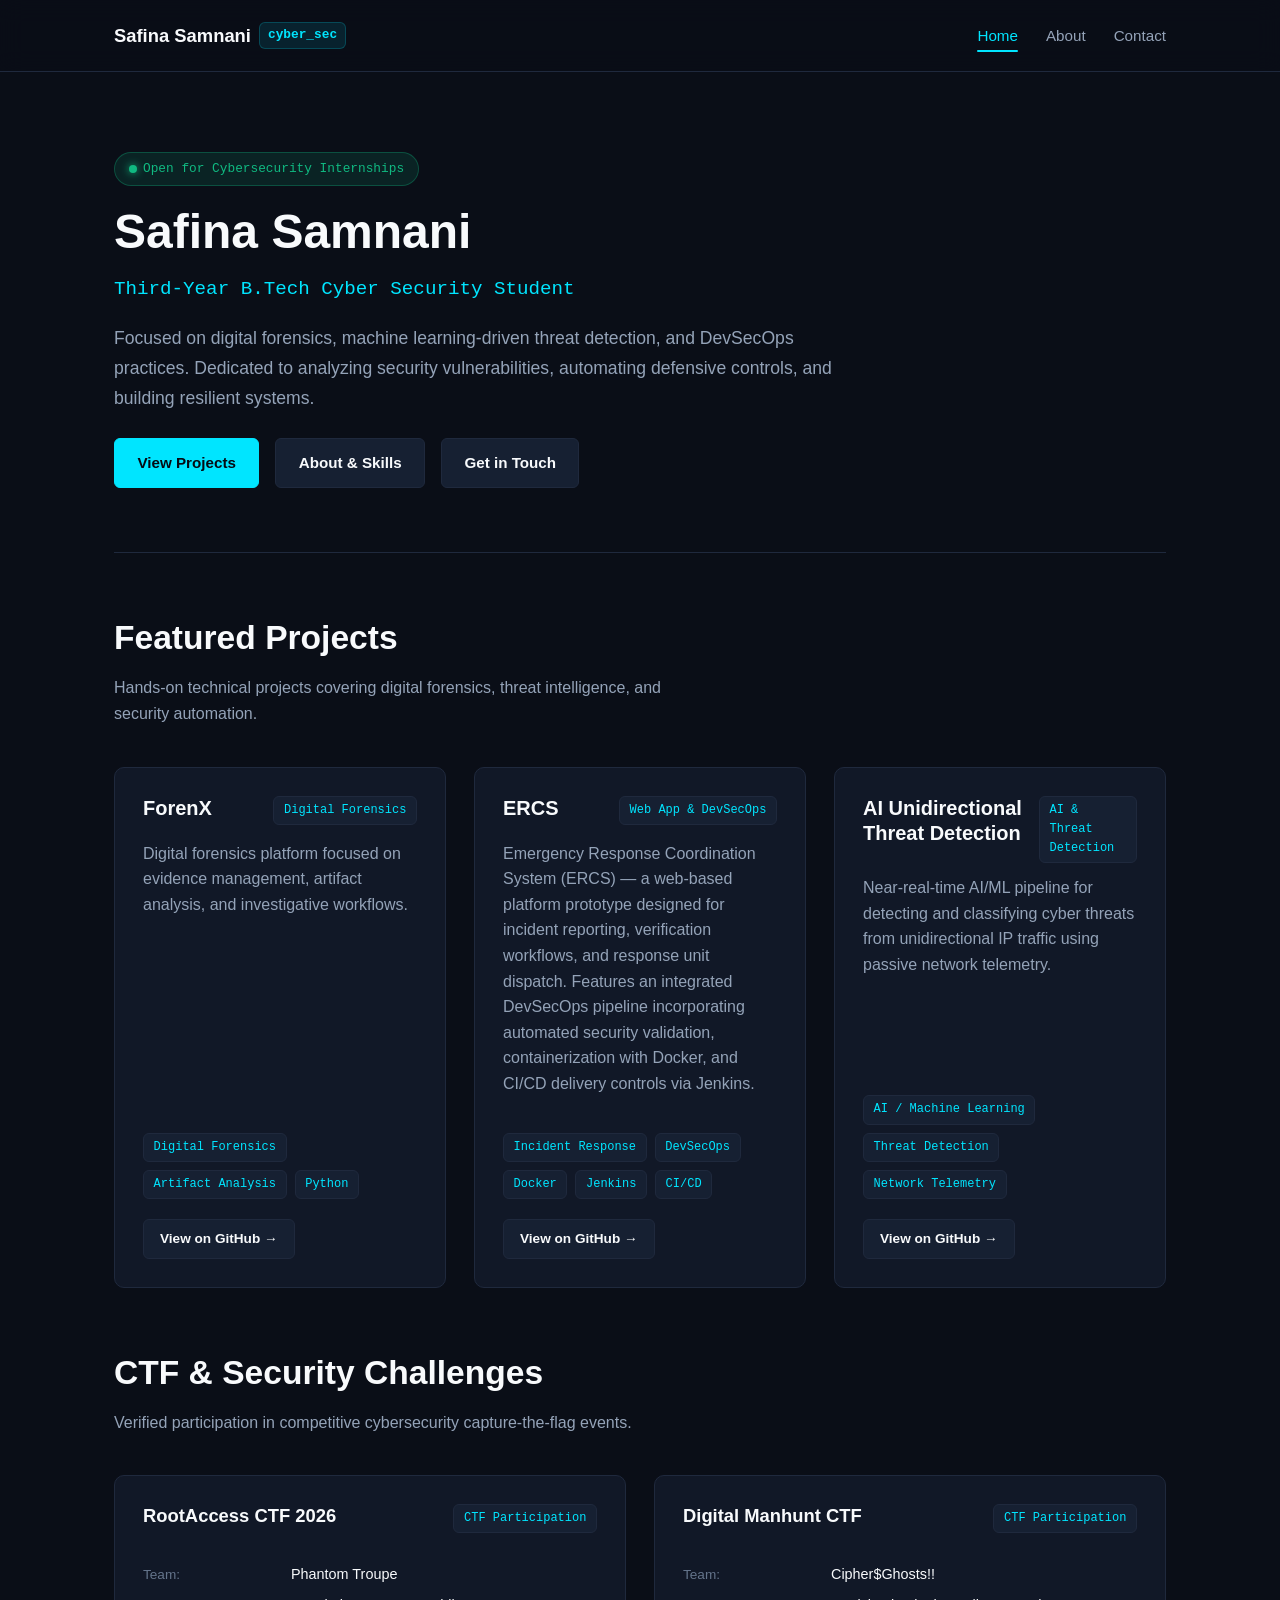
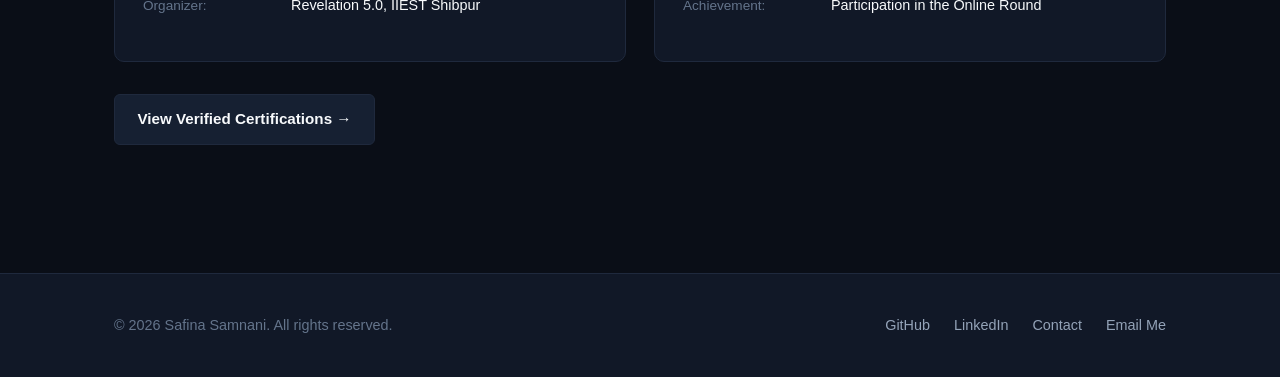
<file: index.html>
<!DOCTYPE html>
<html lang="en">
<head>
  <meta charset="UTF-8">
  <meta name="viewport" content="width=device-width, initial-scale=1.0">
  <meta name="description" content="Portfolio of Safina Samnani - Third-year B.Tech Cyber Security student specializing in forensics, threat detection, and DevSecOps.">
  <title>Safina Samnani | Cybersecurity Portfolio</title>
  <link rel="stylesheet" href="css/style.css">
</head>
<body>
  <!-- Accessible Skip Link -->
  <a href="#main-content" class="skip-link">Skip to main content</a>

  <!-- Global Header -->
  <header class="site-header">
    <div class="container navbar">
      <a href="index.html" class="brand-logo">
        <span>Safina Samnani</span>
        <span class="brand-tag">cyber_sec</span>
      </a>
      <button class="menu-toggle" aria-label="Toggle navigation" aria-expanded="false">&#9776;</button>
      <nav aria-label="Primary Navigation">
        <ul class="nav-links">
          <li><a href="index.html" class="nav-link active">Home</a></li>
          <li><a href="about.html" class="nav-link">About</a></li>
          <li><a href="contact.html" class="nav-link">Contact</a></li>
        </ul>
      </nav>
    </div>
  </header>

  <!-- Main Content -->
  <main id="main-content">
    <div class="container">
      <!-- Hero Section -->
      <section class="hero-section" aria-labelledby="hero-heading">
        <div class="badge badge-status">
          <span class="status-dot"></span> Open for Cybersecurity Internships
        </div>
        <h1 id="hero-heading" style="margin-top: 1rem;">Safina Samnani</h1>
        <p class="hero-lead">Third-Year B.Tech Cyber Security Student</p>
        <p class="hero-description">
          Focused on digital forensics, machine learning-driven threat detection, and DevSecOps practices.
          Dedicated to analyzing security vulnerabilities, automating defensive controls, and building resilient systems.
        </p>
        <div class="btn-group">
          <a href="#projects" class="btn btn-primary">View Projects</a>
          <a href="about.html" class="btn btn-secondary">About &amp; Skills</a>
          <a href="contact.html" class="btn btn-secondary">Get in Touch</a>
        </div>
      </section>

      <!-- Featured Projects Section -->
      <section id="projects" class="section" aria-labelledby="projects-heading">
        <div class="section-header">
          <h2 id="projects-heading">Featured Projects</h2>
          <p class="section-subtitle">
            Hands-on technical projects covering digital forensics, threat intelligence, and security automation.
          </p>
        </div>

        <div class="card-grid">
          <!-- Project 1: ForenX -->
          <article class="card">
            <div class="card-header">
              <h3 class="card-title">ForenX</h3>
              <span class="tag">Digital Forensics</span>
            </div>
            <div class="card-body">
              <p>Digital forensics platform focused on evidence management, artifact analysis, and investigative workflows.</p>
            </div>
            <ul class="tag-list" aria-label="ForenX Technologies">
              <li class="tag">Digital Forensics</li>
              <li class="tag">Artifact Analysis</li>
              <li class="tag">Python</li>
            </ul>
            <div style="margin-top: 1.25rem;">
              <a href="https://github.com/safcore/Forenx" target="_blank" rel="noopener noreferrer" class="btn btn-secondary" style="font-size: 0.85rem; padding: 0.5rem 1rem;">View on GitHub &rarr;</a>
            </div>
          </article>

          <!-- Project 2: ERCS -->
          <article class="card">
            <div class="card-header">
              <h3 class="card-title">ERCS</h3>
              <span class="tag">Web App &amp; DevSecOps</span>
            </div>
            <div class="card-body">
              <p>Emergency Response Coordination System (ERCS) &mdash; a web-based platform prototype designed for incident reporting, verification workflows, and response unit dispatch. Features an integrated DevSecOps pipeline incorporating automated security validation, containerization with Docker, and CI/CD delivery controls via Jenkins.</p>
            </div>
            <ul class="tag-list" aria-label="ERCS Technologies">
              <li class="tag">Incident Response</li>
              <li class="tag">DevSecOps</li>
              <li class="tag">Docker</li>
              <li class="tag">Jenkins</li>
              <li class="tag">CI/CD</li>
            </ul>
            <div style="margin-top: 1.25rem;">
              <a href="https://github.com/safcore/ERCS-" target="_blank" rel="noopener noreferrer" class="btn btn-secondary" style="font-size: 0.85rem; padding: 0.5rem 1rem;">View on GitHub &rarr;</a>
            </div>
          </article>

          <!-- Project 3: AI Unidirectional Threat Detection -->
          <article class="card">
            <div class="card-header">
              <h3 class="card-title">AI Unidirectional Threat Detection</h3>
              <span class="tag">AI &amp; Threat Detection</span>
            </div>
            <div class="card-body">
              <p>Near-real-time AI/ML pipeline for detecting and classifying cyber threats from unidirectional IP traffic using passive network telemetry.</p>
            </div>
            <ul class="tag-list" aria-label="Threat Detection Technologies">
              <li class="tag">AI / Machine Learning</li>
              <li class="tag">Threat Detection</li>
              <li class="tag">Network Telemetry</li>
            </ul>
            <div style="margin-top: 1.25rem;">
              <a href="https://github.com/safcore/ai-unidirectional-threat-detection" target="_blank" rel="noopener noreferrer" class="btn btn-secondary" style="font-size: 0.85rem; padding: 0.5rem 1rem;">View on GitHub &rarr;</a>
            </div>
          </article>
        </div>
      </section>

      <!-- CTF & Security Challenges Section -->
      <section id="ctf" class="section" aria-labelledby="ctf-heading" style="padding-top: 0;">
        <div class="section-header">
          <h2 id="ctf-heading">CTF &amp; Security Challenges</h2>
          <p class="section-subtitle">
            Verified participation in competitive cybersecurity capture-the-flag events.
          </p>
        </div>

        <div class="card-grid">
          <!-- RootAccess CTF 2026 -->
          <article class="card">
            <div class="card-header">
              <h3 class="card-title" style="font-size: 1.15rem;">RootAccess CTF 2026</h3>
              <span class="tag">CTF Participation</span>
            </div>
            <div class="card-body">
              <div class="cert-meta-list">
                <div class="cert-meta-item">
                  <span class="cert-meta-label">Team:</span>
                  <span class="cert-meta-value">Phantom Troupe</span>
                </div>
                <div class="cert-meta-item">
                  <span class="cert-meta-label">Organizer:</span>
                  <span class="cert-meta-value">Revelation 5.0, IIEST Shibpur</span>
                </div>
              </div>
            </div>
          </article>

          <!-- Digital Manhunt CTF -->
          <article class="card">
            <div class="card-header">
              <h3 class="card-title" style="font-size: 1.15rem;">Digital Manhunt CTF</h3>
              <span class="tag">CTF Participation</span>
            </div>
            <div class="card-body">
              <div class="cert-meta-list">
                <div class="cert-meta-item">
                  <span class="cert-meta-label">Team:</span>
                  <span class="cert-meta-value">Cipher$Ghosts!!</span>
                </div>
                <div class="cert-meta-item">
                  <span class="cert-meta-label">Achievement:</span>
                  <span class="cert-meta-value">Participation in the Online Round</span>
                </div>
              </div>
            </div>
          </article>
        </div>

        <div style="margin-top: 2rem;">
          <a href="about.html#certifications" class="btn btn-secondary">View Verified Certifications &rarr;</a>
        </div>
      </section>
    </div>
  </main>

  <!-- Global Footer -->
  <footer class="site-footer">
    <div class="container footer-content">
      <p class="footer-text">&copy; 2026 Safina Samnani. All rights reserved.</p>
      <div class="footer-links">
        <a href="https://github.com/safcore" target="_blank" rel="noopener noreferrer" class="footer-link">GitHub</a>
        <a href="https://www.linkedin.com/in/safina-samnani-7a6233264/" target="_blank" rel="noopener noreferrer" class="footer-link">LinkedIn</a>
        <a href="contact.html" class="footer-link">Contact</a>
        <a href="mailto:safinasamnani786@gmail.com" class="footer-link">Email Me</a>
      </div>
    </div>
  </footer>

  <script src="js/main.js"></script>
</body>
</html>
</file>
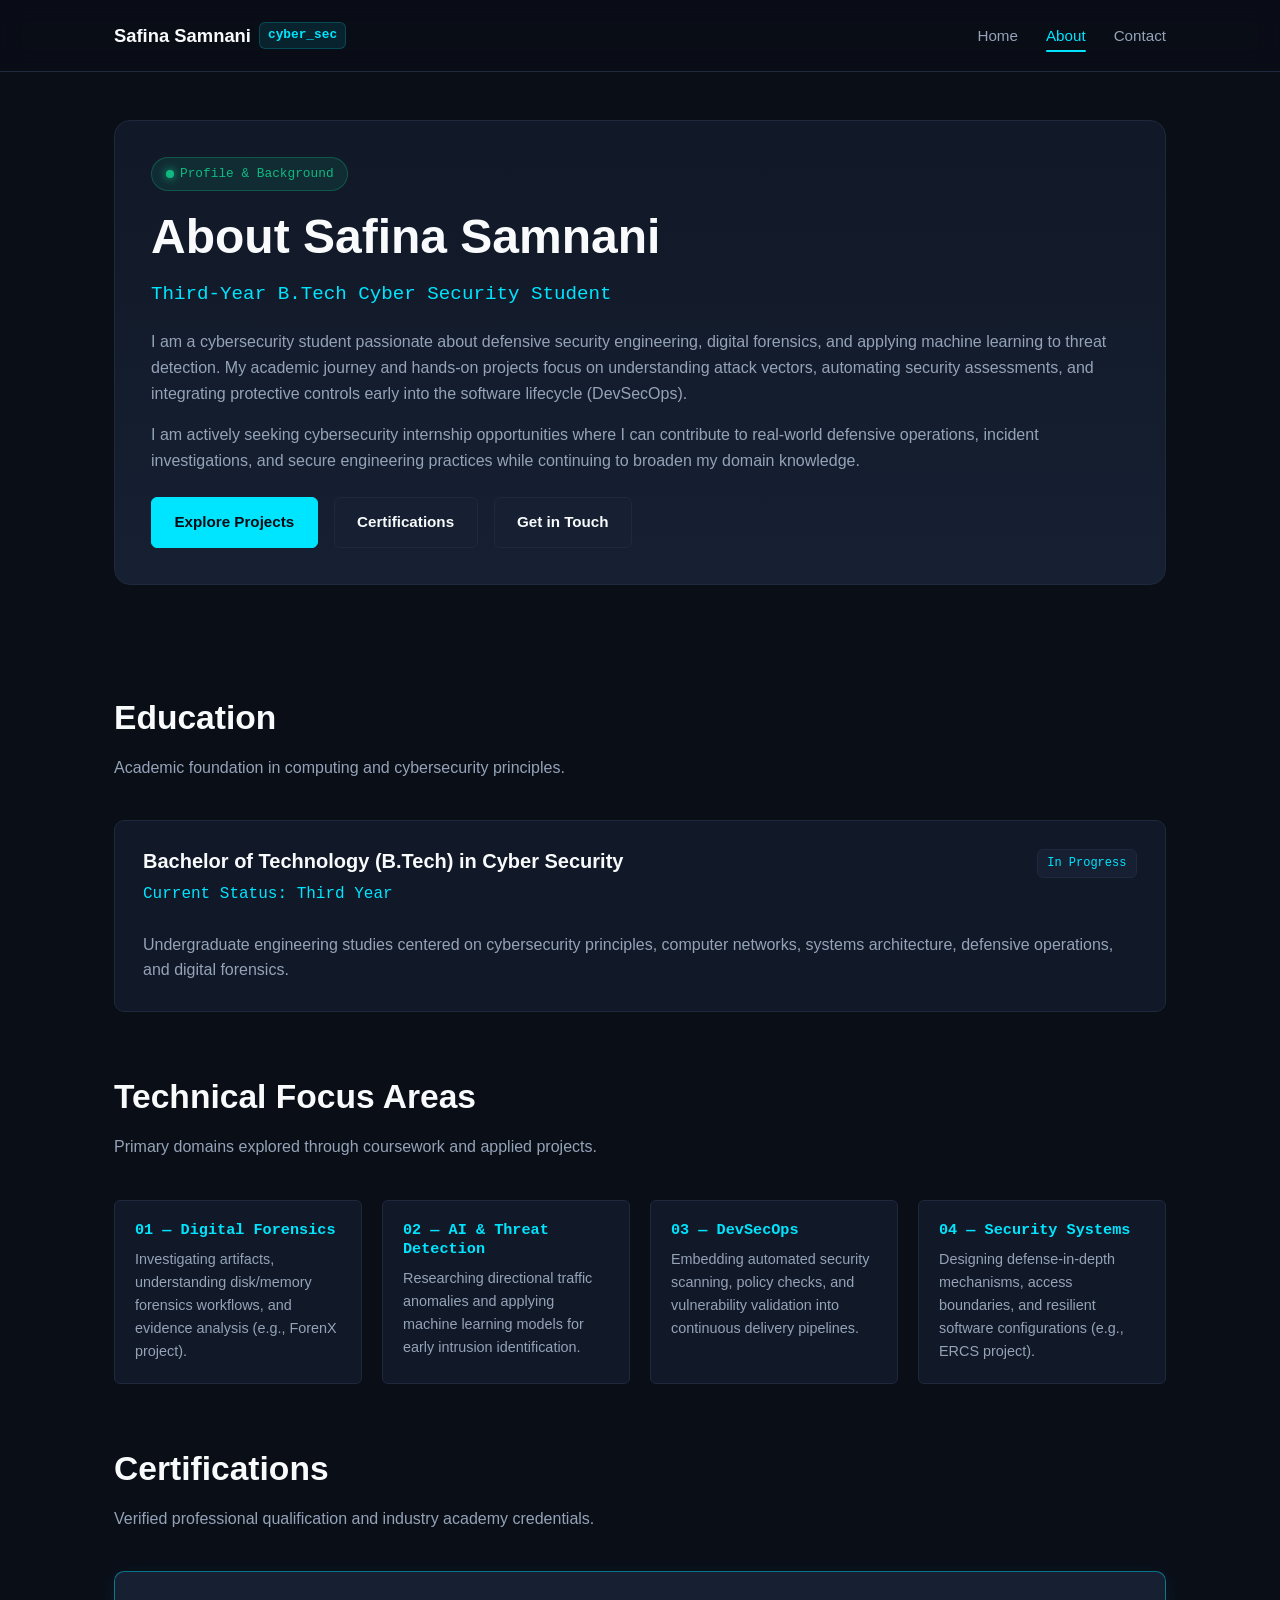
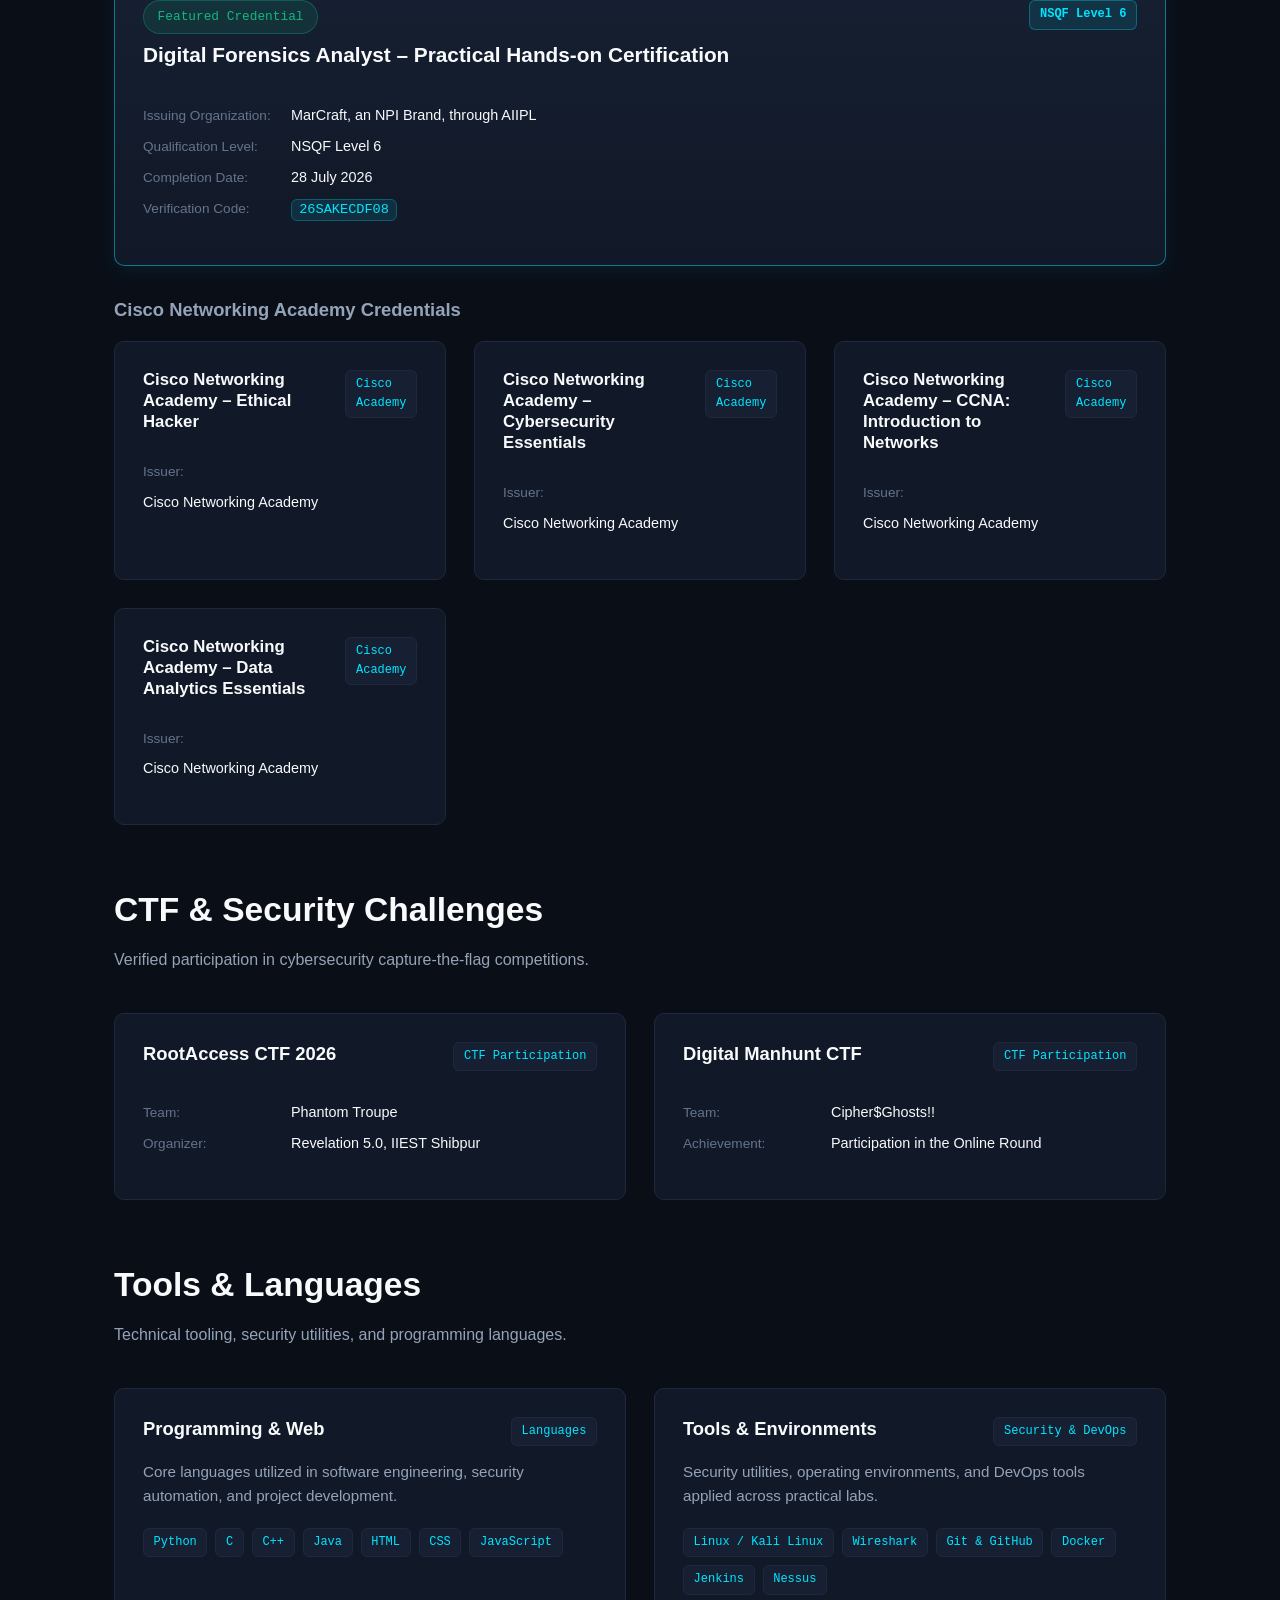
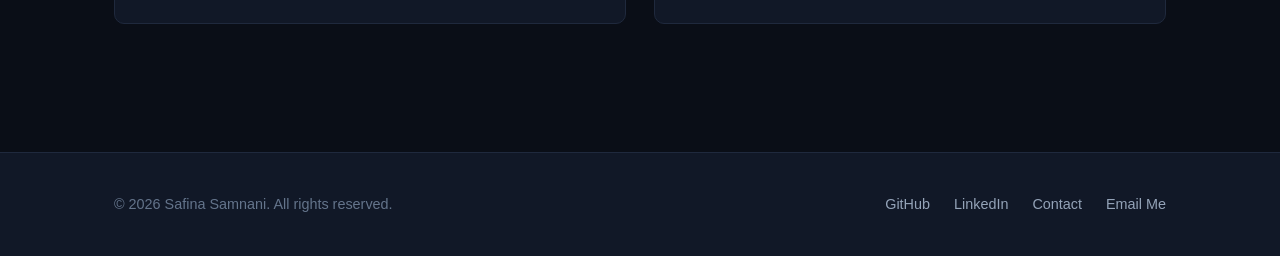
<file: about.html>
<!DOCTYPE html>
<html lang="en">
<head>
  <meta charset="UTF-8">
  <meta name="viewport" content="width=device-width, initial-scale=1.0">
  <meta name="description" content="About Safina Samnani - Third-year B.Tech Cyber Security student specializing in digital forensics, threat detection, and DevSecOps.">
  <title>About | Safina Samnani - Cybersecurity</title>
  <link rel="stylesheet" href="css/style.css">
</head>
<body>
  <!-- Accessible Skip Link -->
  <a href="#main-content" class="skip-link">Skip to main content</a>

  <!-- Global Header -->
  <header class="site-header">
    <div class="container navbar">
      <a href="index.html" class="brand-logo">
        <span>Safina Samnani</span>
        <span class="brand-tag">cyber_sec</span>
      </a>
      <button class="menu-toggle" aria-label="Toggle navigation" aria-expanded="false">&#9776;</button>
      <nav aria-label="Primary Navigation">
        <ul class="nav-links">
          <li><a href="index.html" class="nav-link">Home</a></li>
          <li><a href="about.html" class="nav-link active">About</a></li>
          <li><a href="contact.html" class="nav-link">Contact</a></li>
        </ul>
      </nav>
    </div>
  </header>

  <!-- Main Content -->
  <main id="main-content">
    <div class="container">
      <!-- Profile Summary Section -->
      <section class="section" aria-labelledby="about-heading" style="padding-top: 1rem;">
        <div class="profile-summary-card">
          <div class="badge badge-status" style="margin-bottom: 1rem;">
            <span class="status-dot"></span> Profile &amp; Background
          </div>
          <h1 id="about-heading">About Safina Samnani</h1>
          <p class="hero-lead">Third-Year B.Tech Cyber Security Student</p>
          <p>
            I am a cybersecurity student passionate about defensive security engineering, digital forensics, and applying machine learning to threat detection. My academic journey and hands-on projects focus on understanding attack vectors, automating security assessments, and integrating protective controls early into the software lifecycle (DevSecOps).
          </p>
          <p>
            I am actively seeking cybersecurity internship opportunities where I can contribute to real-world defensive operations, incident investigations, and secure engineering practices while continuing to broaden my domain knowledge.
          </p>
          <div class="btn-group">
            <a href="index.html#projects" class="btn btn-primary">Explore Projects</a>
            <a href="#certifications" class="btn btn-secondary">Certifications</a>
            <a href="contact.html" class="btn btn-secondary">Get in Touch</a>
          </div>
        </div>
      </section>

      <!-- Education Section -->
      <section class="section" aria-labelledby="education-heading" style="padding-top: 0;">
        <div class="section-header">
          <h2 id="education-heading">Education</h2>
          <p class="section-subtitle">Academic foundation in computing and cybersecurity principles.</p>
        </div>

        <div class="card">
          <div class="card-header">
            <div>
              <h3 class="card-title">Bachelor of Technology (B.Tech) in Cyber Security</h3>
              <p style="color: var(--accent-cyan); font-family: var(--font-mono); margin: 0.25rem 0 0 0;">
                Current Status: Third Year
              </p>
            </div>
            <span class="tag">In Progress</span>
          </div>
          <div class="card-body" style="margin-top: 0.75rem;">
            <p style="margin-bottom: 0;">
              Undergraduate engineering studies centered on cybersecurity principles, computer networks, systems architecture, defensive operations, and digital forensics.
            </p>
          </div>
        </div>
      </section>

      <!-- Technical Areas & Focus -->
      <section class="section" aria-labelledby="competencies-heading" style="padding-top: 0;">
        <div class="section-header">
          <h2 id="competencies-heading">Technical Focus Areas</h2>
          <p class="section-subtitle">Primary domains explored through coursework and applied projects.</p>
        </div>

        <div class="competency-grid">
          <div class="competency-card">
            <h4>01 &mdash; Digital Forensics</h4>
            <p style="font-size: 0.9rem; margin-bottom: 0;">
              Investigating artifacts, understanding disk/memory forensics workflows, and evidence analysis (e.g., ForenX project).
            </p>
          </div>
          <div class="competency-card">
            <h4>02 &mdash; AI &amp; Threat Detection</h4>
            <p style="font-size: 0.9rem; margin-bottom: 0;">
              Researching directional traffic anomalies and applying machine learning models for early intrusion identification.
            </p>
          </div>
          <div class="competency-card">
            <h4>03 &mdash; DevSecOps</h4>
            <p style="font-size: 0.9rem; margin-bottom: 0;">
              Embedding automated security scanning, policy checks, and vulnerability validation into continuous delivery pipelines.
            </p>
          </div>
          <div class="competency-card">
            <h4>04 &mdash; Security Systems</h4>
            <p style="font-size: 0.9rem; margin-bottom: 0;">
              Designing defense-in-depth mechanisms, access boundaries, and resilient software configurations (e.g., ERCS project).
            </p>
          </div>
        </div>
      </section>

      <!-- Certifications Section -->
      <section id="certifications" class="section" aria-labelledby="certifications-heading" style="padding-top: 0;">
        <div class="section-header">
          <h2 id="certifications-heading">Certifications</h2>
          <p class="section-subtitle">Verified professional qualification and industry academy credentials.</p>
        </div>

        <!-- Featured Certification: MarCraft Digital Forensics Analyst -->
        <article class="card card-featured" style="margin-bottom: 2rem;">
          <div class="card-header">
            <div>
              <span class="badge badge-status" style="margin-bottom: 0.5rem;">Featured Credential</span>
              <h3 class="card-title" style="font-size: 1.3rem; color: var(--text-primary);">
                Digital Forensics Analyst – Practical Hands-on Certification
              </h3>
            </div>
            <span class="tag" style="background: var(--accent-cyan-subtle); border-color: rgba(0, 229, 255, 0.3); font-weight: 600;">NSQF Level 6</span>
          </div>
          <div class="card-body">
            <div class="cert-meta-list">
              <div class="cert-meta-item">
                <span class="cert-meta-label">Issuing Organization:</span>
                <span class="cert-meta-value">MarCraft, an NPI Brand, through AIIPL</span>
              </div>
              <div class="cert-meta-item">
                <span class="cert-meta-label">Qualification Level:</span>
                <span class="cert-meta-value">NSQF Level 6</span>
              </div>
              <div class="cert-meta-item">
                <span class="cert-meta-label">Completion Date:</span>
                <span class="cert-meta-value">28 July 2026</span>
              </div>
              <div class="cert-meta-item">
                <span class="cert-meta-label">Verification Code:</span>
                <span class="cert-meta-value">
                  <span class="cert-code-text">26SAKECDF08</span>
                </span>
              </div>
            </div>
          </div>
        </article>

        <!-- Cisco Networking Academy Certifications Grid -->
        <h3 style="font-size: 1.15rem; color: var(--text-secondary); margin-bottom: 1.25rem;">Cisco Networking Academy Credentials</h3>
        <div class="card-grid">
          <article class="card">
            <div class="card-header">
              <h4 class="card-title" style="font-size: 1.05rem;">Cisco Networking Academy – Ethical Hacker</h4>
              <span class="tag">Cisco Academy</span>
            </div>
            <div class="card-body">
              <div class="cert-meta-list">
                <div class="cert-meta-item">
                  <span class="cert-meta-label">Issuer:</span>
                  <span class="cert-meta-value">Cisco Networking Academy</span>
                </div>
              </div>
            </div>
          </article>

          <article class="card">
            <div class="card-header">
              <h4 class="card-title" style="font-size: 1.05rem;">Cisco Networking Academy – Cybersecurity Essentials</h4>
              <span class="tag">Cisco Academy</span>
            </div>
            <div class="card-body">
              <div class="cert-meta-list">
                <div class="cert-meta-item">
                  <span class="cert-meta-label">Issuer:</span>
                  <span class="cert-meta-value">Cisco Networking Academy</span>
                </div>
              </div>
            </div>
          </article>

          <article class="card">
            <div class="card-header">
              <h4 class="card-title" style="font-size: 1.05rem;">Cisco Networking Academy – CCNA: Introduction to Networks</h4>
              <span class="tag">Cisco Academy</span>
            </div>
            <div class="card-body">
              <div class="cert-meta-list">
                <div class="cert-meta-item">
                  <span class="cert-meta-label">Issuer:</span>
                  <span class="cert-meta-value">Cisco Networking Academy</span>
                </div>
              </div>
            </div>
          </article>

          <article class="card">
            <div class="card-header">
              <h4 class="card-title" style="font-size: 1.05rem;">Cisco Networking Academy – Data Analytics Essentials</h4>
              <span class="tag">Cisco Academy</span>
            </div>
            <div class="card-body">
              <div class="cert-meta-list">
                <div class="cert-meta-item">
                  <span class="cert-meta-label">Issuer:</span>
                  <span class="cert-meta-value">Cisco Networking Academy</span>
                </div>
              </div>
            </div>
          </article>
        </div>
      </section>

      <!-- CTF & Security Challenges Section -->
      <section id="ctf" class="section" aria-labelledby="ctf-heading" style="padding-top: 0;">
        <div class="section-header">
          <h2 id="ctf-heading">CTF &amp; Security Challenges</h2>
          <p class="section-subtitle">Verified participation in cybersecurity capture-the-flag competitions.</p>
        </div>

        <div class="card-grid">
          <!-- RootAccess CTF 2026 -->
          <article class="card">
            <div class="card-header">
              <h3 class="card-title" style="font-size: 1.15rem;">RootAccess CTF 2026</h3>
              <span class="tag">CTF Participation</span>
            </div>
            <div class="card-body">
              <div class="cert-meta-list">
                <div class="cert-meta-item">
                  <span class="cert-meta-label">Team:</span>
                  <span class="cert-meta-value">Phantom Troupe</span>
                </div>
                <div class="cert-meta-item">
                  <span class="cert-meta-label">Organizer:</span>
                  <span class="cert-meta-value">Revelation 5.0, IIEST Shibpur</span>
                </div>
              </div>
            </div>
          </article>

          <!-- Digital Manhunt CTF -->
          <article class="card">
            <div class="card-header">
              <h3 class="card-title" style="font-size: 1.15rem;">Digital Manhunt CTF</h3>
              <span class="tag">CTF Participation</span>
            </div>
            <div class="card-body">
              <div class="cert-meta-list">
                <div class="cert-meta-item">
                  <span class="cert-meta-label">Team:</span>
                  <span class="cert-meta-value">Cipher$Ghosts!!</span>
                </div>
                <div class="cert-meta-item">
                  <span class="cert-meta-label">Achievement:</span>
                  <span class="cert-meta-value">Participation in the Online Round</span>
                </div>
              </div>
            </div>
          </article>
        </div>
      </section>

      <!-- Tools & Languages -->
      <section class="section" aria-labelledby="skills-heading" style="padding-top: 0;">
        <div class="section-header">
          <h2 id="skills-heading">Tools &amp; Languages</h2>
          <p class="section-subtitle">Technical tooling, security utilities, and programming languages.</p>
        </div>

        <div class="card-grid">
          <article class="card">
            <div class="card-header">
              <h3 class="card-title" style="font-size: 1.15rem;">Programming &amp; Web</h3>
              <span class="tag">Languages</span>
            </div>
            <div class="card-body">
              <p style="font-size: 0.95rem;">Core languages utilized in software engineering, security automation, and project development.</p>
              <ul class="tag-list" aria-label="Programming Languages">
                <li class="tag">Python</li>
                <li class="tag">C</li>
                <li class="tag">C++</li>
                <li class="tag">Java</li>
                <li class="tag">HTML</li>
                <li class="tag">CSS</li>
                <li class="tag">JavaScript</li>
              </ul>
            </div>
          </article>

          <article class="card">
            <div class="card-header">
              <h3 class="card-title" style="font-size: 1.15rem;">Tools &amp; Environments</h3>
              <span class="tag">Security &amp; DevOps</span>
            </div>
            <div class="card-body">
              <p style="font-size: 0.95rem;">Security utilities, operating environments, and DevOps tools applied across practical labs.</p>
              <ul class="tag-list" aria-label="Tools and Environments">
                <li class="tag">Linux / Kali Linux</li>
                <li class="tag">Wireshark</li>
                <li class="tag">Git &amp; GitHub</li>
                <li class="tag">Docker</li>
                <li class="tag">Jenkins</li>
                <li class="tag">Nessus</li>
              </ul>
            </div>
          </article>
        </div>
      </section>
    </div>
  </main>

  <!-- Global Footer -->
  <footer class="site-footer">
    <div class="container footer-content">
      <p class="footer-text">&copy; 2026 Safina Samnani. All rights reserved.</p>
      <div class="footer-links">
        <a href="https://github.com/safcore" target="_blank" rel="noopener noreferrer" class="footer-link">GitHub</a>
        <a href="https://www.linkedin.com/in/safina-samnani-7a6233264/" target="_blank" rel="noopener noreferrer" class="footer-link">LinkedIn</a>
        <a href="contact.html" class="footer-link">Contact</a>
        <a href="mailto:safinasamnani786@gmail.com" class="footer-link">Email Me</a>
      </div>
    </div>
  </footer>

  <script src="js/main.js"></script>
</body>
</html>
</file>
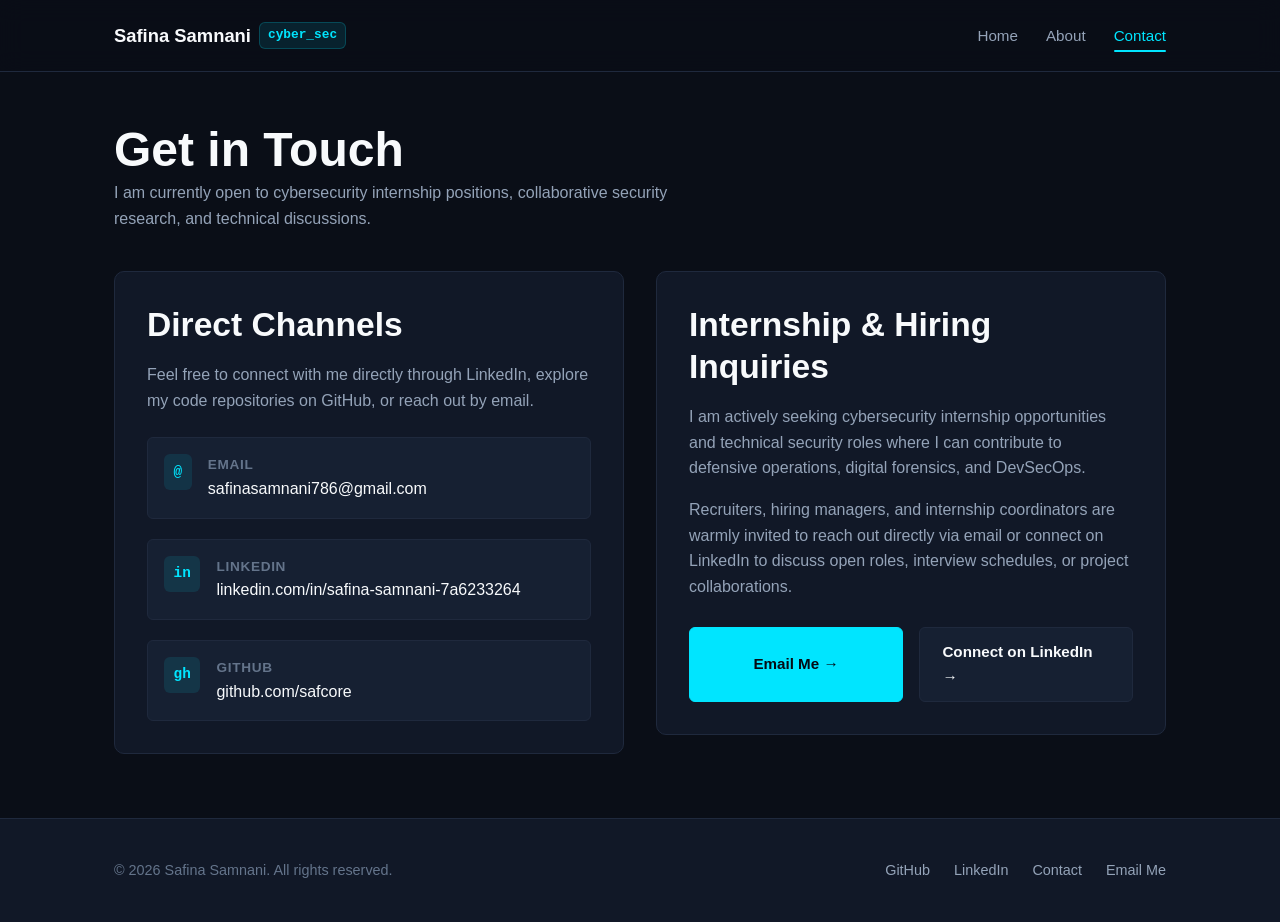
<file: contact.html>
<!DOCTYPE html>
<html lang="en">
<head>
  <meta charset="UTF-8">
  <meta name="viewport" content="width=device-width, initial-scale=1.0">
  <meta name="description" content="Contact Safina Samnani - Third-year B.Tech Cyber Security student. Connect via LinkedIn, GitHub, or professional email.">
  <title>Contact | Safina Samnani - Cybersecurity</title>
  <link rel="stylesheet" href="css/style.css">
</head>
<body>
  <!-- Accessible Skip Link -->
  <a href="#main-content" class="skip-link">Skip to main content</a>

  <!-- Global Header -->
  <header class="site-header">
    <div class="container navbar">
      <a href="index.html" class="brand-logo">
        <span>Safina Samnani</span>
        <span class="brand-tag">cyber_sec</span>
      </a>
      <button class="menu-toggle" aria-label="Toggle navigation" aria-expanded="false">&#9776;</button>
      <nav aria-label="Primary Navigation">
        <ul class="nav-links">
          <li><a href="index.html" class="nav-link">Home</a></li>
          <li><a href="about.html" class="nav-link">About</a></li>
          <li><a href="contact.html" class="nav-link active">Contact</a></li>
        </ul>
      </nav>
    </div>
  </header>

  <!-- Main Content -->
  <main id="main-content">
    <div class="container">
      <div class="section-header" style="margin-top: 1rem;">
        <h1>Get in Touch</h1>
        <p class="section-subtitle">
          I am currently open to cybersecurity internship positions, collaborative security research, and technical discussions.
        </p>
      </div>

      <div class="contact-grid">
        <!-- Direct Communication Channels -->
        <div class="contact-card">
          <h2>Direct Channels</h2>
          <p>
            Feel free to connect with me directly through LinkedIn, explore my code repositories on GitHub, or reach out by email.
          </p>

          <div class="contact-channel-list">
            <!-- Email -->
            <div class="contact-channel-item">
              <span class="channel-icon">@</span>
              <div class="channel-details">
                <span class="channel-title">Email</span>
                <a href="mailto:safinasamnani786@gmail.com" class="channel-value">
                  safinasamnani786@gmail.com
                </a>
              </div>
            </div>

            <!-- LinkedIn -->
            <div class="contact-channel-item">
              <span class="channel-icon">in</span>
              <div class="channel-details">
                <span class="channel-title">LinkedIn</span>
                <a href="https://www.linkedin.com/in/safina-samnani-7a6233264/" target="_blank" rel="noopener noreferrer" class="channel-value">
                  linkedin.com/in/safina-samnani-7a6233264
                </a>
              </div>
            </div>

            <!-- GitHub -->
            <div class="contact-channel-item">
              <span class="channel-icon">gh</span>
              <div class="channel-details">
                <span class="channel-title">GitHub</span>
                <a href="https://github.com/safcore" target="_blank" rel="noopener noreferrer" class="channel-value">
                  github.com/safcore
                </a>
              </div>
            </div>
          </div>
        </div>

        <!-- Recruiter & Internship Inquiries Card -->
        <div class="contact-card">
          <h2>Internship &amp; Hiring Inquiries</h2>
          <p>
            I am actively seeking cybersecurity internship opportunities and technical security roles where I can contribute to defensive operations, digital forensics, and DevSecOps.
          </p>
          <p>
            Recruiters, hiring managers, and internship coordinators are warmly invited to reach out directly via email or connect on LinkedIn to discuss open roles, interview schedules, or project collaborations.
          </p>

          <div class="btn-group" style="margin-top: 1.75rem;">
            <a href="mailto:safinasamnani786@gmail.com" class="btn btn-primary" style="flex: 1 1 200px;">
              Email Me &rarr;
            </a>
            <a href="https://www.linkedin.com/in/safina-samnani-7a6233264/" target="_blank" rel="noopener noreferrer" class="btn btn-secondary" style="flex: 1 1 200px;">
              Connect on LinkedIn &rarr;
            </a>
          </div>
        </div>
      </div>
    </div>
  </main>

  <!-- Global Footer -->
  <footer class="site-footer">
    <div class="container footer-content">
      <p class="footer-text">&copy; 2026 Safina Samnani. All rights reserved.</p>
      <div class="footer-links">
        <a href="https://github.com/safcore" target="_blank" rel="noopener noreferrer" class="footer-link">GitHub</a>
        <a href="https://www.linkedin.com/in/safina-samnani-7a6233264/" target="_blank" rel="noopener noreferrer" class="footer-link">LinkedIn</a>
        <a href="contact.html" class="footer-link">Contact</a>
        <a href="mailto:safinasamnani786@gmail.com" class="footer-link">Email Me</a>
      </div>
    </div>
  </footer>

  <script src="js/main.js"></script>
</body>
</html>
</file>
<file: css/style.css>
/* ==========================================================================
   Safina Samnani - Cybersecurity Portfolio Stylesheet
   Pure Vanilla CSS (No frameworks or external dependencies)
   ========================================================================== */

/* --------------------------------------------------------------------------
   1. Root Variables & Theme Configuration
   -------------------------------------------------------------------------- */
:root {
  /* Color Palette - Professional Dark Security Theme */
  --bg-main: #0a0e17;
  --bg-surface: #111827;
  --bg-surface-elevated: #162032;
  --bg-surface-hover: #1e293b;
  
  --border-subtle: #1f293d;
  --border-accent: #00e5ff;
  --border-focus: #38bdf8;

  --text-primary: #f8fafc;
  --text-secondary: #94a3b8;
  --text-muted: #64748b;

  --accent-cyan: #00e5ff;
  --accent-cyan-subtle: rgba(0, 229, 255, 0.1);
  --accent-cyan-glow: rgba(0, 229, 255, 0.25);
  
  --accent-green: #10b981;
  --accent-green-subtle: rgba(16, 185, 129, 0.12);
  
  --accent-amber: #f59e0b;
  --accent-amber-subtle: rgba(245, 158, 11, 0.12);

  /* Typography */
  --font-sans: -apple-system, BlinkMacSystemFont, "Segoe UI", Roboto, "Helvetica Neue", Arial, sans-serif;
  --font-mono: "JetBrains Mono", "Fira Code", "Courier New", Courier, monospace;

  /* Layout & Sizing */
  --max-width: 1100px;
  --nav-height: 72px;
  --radius-sm: 6px;
  --radius-md: 10px;
  --radius-lg: 16px;

  /* Transitions */
  --transition-fast: 0.18s ease-in-out;
  --transition-normal: 0.25s ease-in-out;
}

/* --------------------------------------------------------------------------
   2. Reset & Base Styles
   -------------------------------------------------------------------------- */
*,
*::before,
*::after {
  box-sizing: border-box;
  margin: 0;
  padding: 0;
}

html {
  font-size: 16px;
  scroll-behavior: smooth;
}

body {
  background-color: var(--bg-main);
  color: var(--text-primary);
  font-family: var(--font-sans);
  line-height: 1.6;
  min-height: 100vh;
  display: flex;
  flex-direction: column;
  -webkit-font-smoothing: antialiased;
  -moz-osx-font-smoothing: grayscale;
}

/* Accessibility: Skip to Content */
.skip-link {
  position: absolute;
  top: -100px;
  left: 1rem;
  background: var(--accent-cyan);
  color: #000;
  font-weight: 700;
  padding: 0.75rem 1.25rem;
  border-radius: var(--radius-sm);
  z-index: 9999;
  transition: top var(--transition-fast);
  text-decoration: none;
}

.skip-link:focus {
  top: 1rem;
}

/* Typography Defaults */
h1, h2, h3, h4 {
  color: var(--text-primary);
  line-height: 1.25;
  font-weight: 700;
}

h1 {
  font-size: clamp(2rem, 4vw, 3rem);
}

h2 {
  font-size: clamp(1.5rem, 3vw, 2.1rem);
  margin-bottom: 1rem;
}

h3 {
  font-size: 1.25rem;
  margin-bottom: 0.5rem;
}

p {
  color: var(--text-secondary);
  margin-bottom: 1rem;
}

a {
  color: var(--accent-cyan);
  text-decoration: none;
  transition: color var(--transition-fast);
}

a:hover {
  text-decoration: underline;
}

ul, ol {
  list-style: none;
}

code, pre, .terminal-text {
  font-family: var(--font-mono);
}

/* --------------------------------------------------------------------------
   3. Layout Containers
   -------------------------------------------------------------------------- */
.container {
  width: 100%;
  max-width: var(--max-width);
  margin-left: auto;
  margin-right: auto;
  padding-left: 1.5rem;
  padding-right: 1.5rem;
}

main {
  flex: 1 0 auto;
  padding-top: calc(var(--nav-height) + 2rem);
  padding-bottom: 4rem;
}

/* --------------------------------------------------------------------------
   4. Header & Navigation
   -------------------------------------------------------------------------- */
.site-header {
  position: fixed;
  top: 0;
  left: 0;
  right: 0;
  height: var(--nav-height);
  background-color: rgba(10, 14, 23, 0.85);
  backdrop-filter: blur(12px);
  -webkit-backdrop-filter: blur(12px);
  border-bottom: 1px solid var(--border-subtle);
  z-index: 1000;
}

.navbar {
  display: flex;
  align-items: center;
  justify-content: space-between;
  height: 100%;
}

.brand-logo {
  display: flex;
  align-items: center;
  gap: 0.5rem;
  font-weight: 700;
  font-size: 1.15rem;
  color: var(--text-primary);
  text-decoration: none;
}

.brand-logo:hover {
  text-decoration: none;
}

.brand-tag {
  font-family: var(--font-mono);
  font-size: 0.8rem;
  color: var(--accent-cyan);
  background: var(--accent-cyan-subtle);
  padding: 0.15rem 0.5rem;
  border-radius: var(--radius-sm);
  border: 1px solid rgba(0, 229, 255, 0.2);
}

.nav-links {
  display: flex;
  align-items: center;
  gap: 1.75rem;
}

.nav-link {
  color: var(--text-secondary);
  font-size: 0.95rem;
  font-weight: 500;
  text-decoration: none;
  padding: 0.5rem 0;
  position: relative;
  transition: color var(--transition-fast);
}

.nav-link:hover {
  color: var(--text-primary);
  text-decoration: none;
}

.nav-link.active {
  color: var(--accent-cyan);
}

.nav-link.active::after {
  content: "";
  position: absolute;
  bottom: 0;
  left: 0;
  right: 0;
  height: 2px;
  background-color: var(--accent-cyan);
  border-radius: 2px;
}

/* Mobile Menu Toggle Button */
.menu-toggle {
  display: none;
  background: transparent;
  border: 1px solid var(--border-subtle);
  color: var(--text-primary);
  font-size: 1.25rem;
  padding: 0.4rem 0.75rem;
  border-radius: var(--radius-sm);
  cursor: pointer;
}

.menu-toggle:focus-visible {
  outline: 2px solid var(--accent-cyan);
}

/* --------------------------------------------------------------------------
   5. Buttons & Badges
   -------------------------------------------------------------------------- */
.btn {
  display: inline-flex;
  align-items: center;
  justify-content: center;
  gap: 0.5rem;
  padding: 0.75rem 1.4rem;
  border-radius: var(--radius-sm);
  font-size: 0.95rem;
  font-weight: 600;
  cursor: pointer;
  text-decoration: none;
  transition: background-color var(--transition-fast), border-color var(--transition-fast), transform var(--transition-fast);
  border: 1px solid transparent;
}

.btn:hover {
  text-decoration: none;
  transform: translateY(-2px);
}

.btn-primary {
  background-color: var(--accent-cyan);
  color: #050b14;
  border-color: var(--accent-cyan);
}

.btn-primary:hover {
  background-color: #38bdf8;
  border-color: #38bdf8;
}

.btn-secondary {
  background-color: var(--bg-surface-elevated);
  color: var(--text-primary);
  border-color: var(--border-subtle);
}

.btn-secondary:hover {
  background-color: var(--bg-surface-hover);
  border-color: var(--accent-cyan);
  color: var(--accent-cyan);
}

.btn-group {
  display: flex;
  flex-wrap: wrap;
  gap: 1rem;
  margin-top: 1.5rem;
}

.badge {
  display: inline-flex;
  align-items: center;
  gap: 0.4rem;
  padding: 0.35rem 0.85rem;
  border-radius: 9999px;
  font-size: 0.8rem;
  font-family: var(--font-mono);
  font-weight: 500;
  width: fit-content;
}

.badge-status {
  background-color: var(--accent-green-subtle);
  color: var(--accent-green);
  border: 1px solid rgba(16, 185, 129, 0.3);
}

.status-dot {
  width: 8px;
  height: 8px;
  background-color: var(--accent-green);
  border-radius: 50%;
  display: inline-block;
  box-shadow: 0 0 8px var(--accent-green);
}

.badge-placeholder {
  background-color: var(--accent-amber-subtle);
  color: var(--accent-amber);
  border: 1px solid rgba(245, 158, 11, 0.3);
  font-size: 0.75rem;
}

/* --------------------------------------------------------------------------
   6. Hero Section (Home)
   -------------------------------------------------------------------------- */
.hero-section {
  padding: 3rem 0 4rem 0;
  border-bottom: 1px solid var(--border-subtle);
}

.hero-lead {
  font-size: 1.2rem;
  color: var(--accent-cyan);
  font-weight: 500;
  margin-top: 0.75rem;
  margin-bottom: 1.25rem;
  font-family: var(--font-mono);
}

.hero-description {
  font-size: 1.1rem;
  max-width: 720px;
  line-height: 1.7;
}

/* --------------------------------------------------------------------------
   7. Section Headers & Cards
   -------------------------------------------------------------------------- */
.section {
  padding: 4rem 0;
}

.section-header {
  margin-bottom: 2.5rem;
}

.section-subtitle {
  color: var(--text-secondary);
  font-size: 1rem;
  max-width: 600px;
}

.card-grid {
  display: grid;
  grid-template-columns: repeat(auto-fit, minmax(300px, 1fr));
  gap: 1.75rem;
}

.card {
  background-color: var(--bg-surface);
  border: 1px solid var(--border-subtle);
  border-radius: var(--radius-md);
  padding: 1.75rem;
  display: flex;
  flex-direction: column;
  transition: border-color var(--transition-fast), transform var(--transition-fast), box-shadow var(--transition-fast);
}

.card:hover {
  border-color: rgba(0, 229, 255, 0.4);
  transform: translateY(-3px);
  box-shadow: 0 10px 25px -5px rgba(0, 0, 0, 0.4);
}

.card-featured {
  border-color: rgba(0, 229, 255, 0.45);
  background: linear-gradient(180deg, var(--bg-surface-elevated) 0%, var(--bg-surface) 100%);
  box-shadow: 0 4px 20px rgba(0, 229, 255, 0.08);
}

.card-featured:hover {
  border-color: var(--accent-cyan);
  box-shadow: 0 10px 30px rgba(0, 229, 255, 0.18);
}

.cert-meta-list {
  display: flex;
  flex-direction: column;
  gap: 0.5rem;
  margin: 1rem 0;
  font-size: 0.9rem;
}

.cert-meta-item {
  display: flex;
  flex-wrap: wrap;
  gap: 0.5rem;
  align-items: baseline;
}

.cert-meta-label {
  color: var(--text-muted);
  font-size: 0.85rem;
  min-width: 140px;
}

.cert-meta-value {
  color: var(--text-primary);
  font-weight: 500;
}

.cert-code-text {
  font-family: var(--font-mono);
  font-size: 0.85rem;
  color: var(--accent-cyan);
  background: var(--accent-cyan-subtle);
  padding: 0.15rem 0.45rem;
  border-radius: var(--radius-sm);
  border: 1px solid rgba(0, 229, 255, 0.25);
  user-select: all;
}

.card-header {
  display: flex;
  justify-content: space-between;
  align-items: flex-start;
  margin-bottom: 0.75rem;
  gap: 0.75rem;
}

.card-title {
  font-size: 1.25rem;
  color: var(--text-primary);
}

.card-body {
  flex: 1 1 auto;
}

.tag-list {
  display: flex;
  flex-wrap: wrap;
  gap: 0.5rem;
  margin-top: 1.25rem;
}

.tag {
  background-color: var(--bg-surface-elevated);
  color: var(--accent-cyan);
  font-size: 0.75rem;
  font-family: var(--font-mono);
  padding: 0.25rem 0.6rem;
  border-radius: var(--radius-sm);
  border: 1px solid var(--border-subtle);
}

/* Placeholder Notices */
.placeholder-box {
  background-color: rgba(245, 158, 11, 0.05);
  border: 1px dashed rgba(245, 158, 11, 0.35);
  border-radius: var(--radius-sm);
  padding: 0.85rem 1rem;
  margin-top: 1rem;
  color: var(--text-secondary);
  font-size: 0.85rem;
}

.placeholder-box strong {
  color: var(--accent-amber);
  display: block;
  margin-bottom: 0.25rem;
}

/* --------------------------------------------------------------------------
   8. Specific Page Components
   -------------------------------------------------------------------------- */
/* About Page */
.profile-summary-card {
  background: linear-gradient(180deg, var(--bg-surface) 0%, var(--bg-surface-elevated) 100%);
  border: 1px solid var(--border-subtle);
  border-radius: var(--radius-lg);
  padding: 2.25rem;
  margin-bottom: 3rem;
}

.competency-grid {
  display: grid;
  grid-template-columns: repeat(auto-fit, minmax(240px, 1fr));
  gap: 1.25rem;
  margin-top: 1.5rem;
}

.competency-card {
  background-color: var(--bg-surface);
  border: 1px solid var(--border-subtle);
  border-radius: var(--radius-sm);
  padding: 1.25rem;
}

.competency-card h4 {
  font-family: var(--font-mono);
  color: var(--accent-cyan);
  font-size: 0.95rem;
  margin-bottom: 0.5rem;
}

/* Contact Page */
.contact-grid {
  display: grid;
  grid-template-columns: repeat(auto-fit, minmax(320px, 1fr));
  gap: 2rem;
  align-items: start;
}

.contact-card {
  background-color: var(--bg-surface);
  border: 1px solid var(--border-subtle);
  border-radius: var(--radius-md);
  padding: 2rem;
}

.contact-channel-list {
  display: flex;
  flex-direction: column;
  gap: 1.25rem;
  margin-top: 1.5rem;
}

.contact-channel-item {
  display: flex;
  align-items: flex-start;
  gap: 1rem;
  padding: 1rem;
  background-color: var(--bg-surface-elevated);
  border-radius: var(--radius-sm);
  border: 1px solid var(--border-subtle);
}

.channel-icon {
  font-family: var(--font-mono);
  color: var(--accent-cyan);
  background: var(--accent-cyan-subtle);
  padding: 0.4rem 0.6rem;
  border-radius: var(--radius-sm);
  font-size: 0.9rem;
  font-weight: 700;
}

.channel-details {
  display: flex;
  flex-direction: column;
}

.channel-title {
  font-size: 0.85rem;
  color: var(--text-muted);
  text-transform: uppercase;
  letter-spacing: 0.05em;
  font-weight: 600;
}

.channel-value {
  color: var(--text-primary);
  font-weight: 500;
  word-break: break-all;
}

/* Form Layout (Accessible & Explicitly Transparent) */
.form-group {
  margin-bottom: 1.25rem;
}

.form-label {
  display: block;
  font-size: 0.9rem;
  font-weight: 600;
  color: var(--text-primary);
  margin-bottom: 0.4rem;
}

.form-input,
.form-textarea {
  width: 100%;
  padding: 0.75rem 1rem;
  background-color: var(--bg-surface-elevated);
  border: 1px solid var(--border-subtle);
  border-radius: var(--radius-sm);
  color: var(--text-primary);
  font-family: var(--font-sans);
  font-size: 0.95rem;
  transition: border-color var(--transition-fast);
}

.form-input:focus,
.form-textarea:focus {
  outline: none;
  border-color: var(--accent-cyan);
  box-shadow: 0 0 0 2px var(--accent-cyan-subtle);
}

.form-textarea {
  resize: vertical;
  min-height: 120px;
}

.form-notice {
  font-size: 0.85rem;
  color: var(--text-muted);
  margin-top: 1rem;
  line-height: 1.5;
}

/* --------------------------------------------------------------------------
   9. Footer
   -------------------------------------------------------------------------- */
.site-footer {
  border-top: 1px solid var(--border-subtle);
  background-color: var(--bg-surface);
  padding: 2.5rem 0;
  margin-top: auto;
}

.footer-content {
  display: flex;
  flex-direction: row;
  justify-content: space-between;
  align-items: center;
  gap: 1.5rem;
  flex-wrap: wrap;
}

.footer-text {
  color: var(--text-muted);
  font-size: 0.9rem;
  margin-bottom: 0;
}

.footer-links {
  display: flex;
  gap: 1.5rem;
}

.footer-link {
  color: var(--text-secondary);
  font-size: 0.9rem;
  text-decoration: none;
}

.footer-link:hover {
  color: var(--accent-cyan);
}

/* --------------------------------------------------------------------------
   10. Responsive Breakpoints
   -------------------------------------------------------------------------- */
@media (max-width: 768px) {
  .menu-toggle {
    display: block;
  }

  .nav-links {
    display: none;
    position: absolute;
    top: var(--nav-height);
    left: 0;
    right: 0;
    background-color: var(--bg-surface);
    border-bottom: 1px solid var(--border-subtle);
    flex-direction: column;
    padding: 1.5rem;
    gap: 1rem;
    box-shadow: 0 10px 20px rgba(0, 0, 0, 0.4);
  }

  .nav-links.open {
    display: flex;
  }

  .nav-link {
    width: 100%;
    padding: 0.6rem 0;
  }

  .nav-link.active::after {
    display: none;
  }

  .hero-section {
    padding: 2rem 0 3rem 0;
  }

  .btn-group {
    flex-direction: column;
    width: 100%;
  }

  .btn {
    width: 100%;
  }

  .footer-content {
    flex-direction: column;
    text-align: center;
    gap: 1rem;
  }
}
</file>
